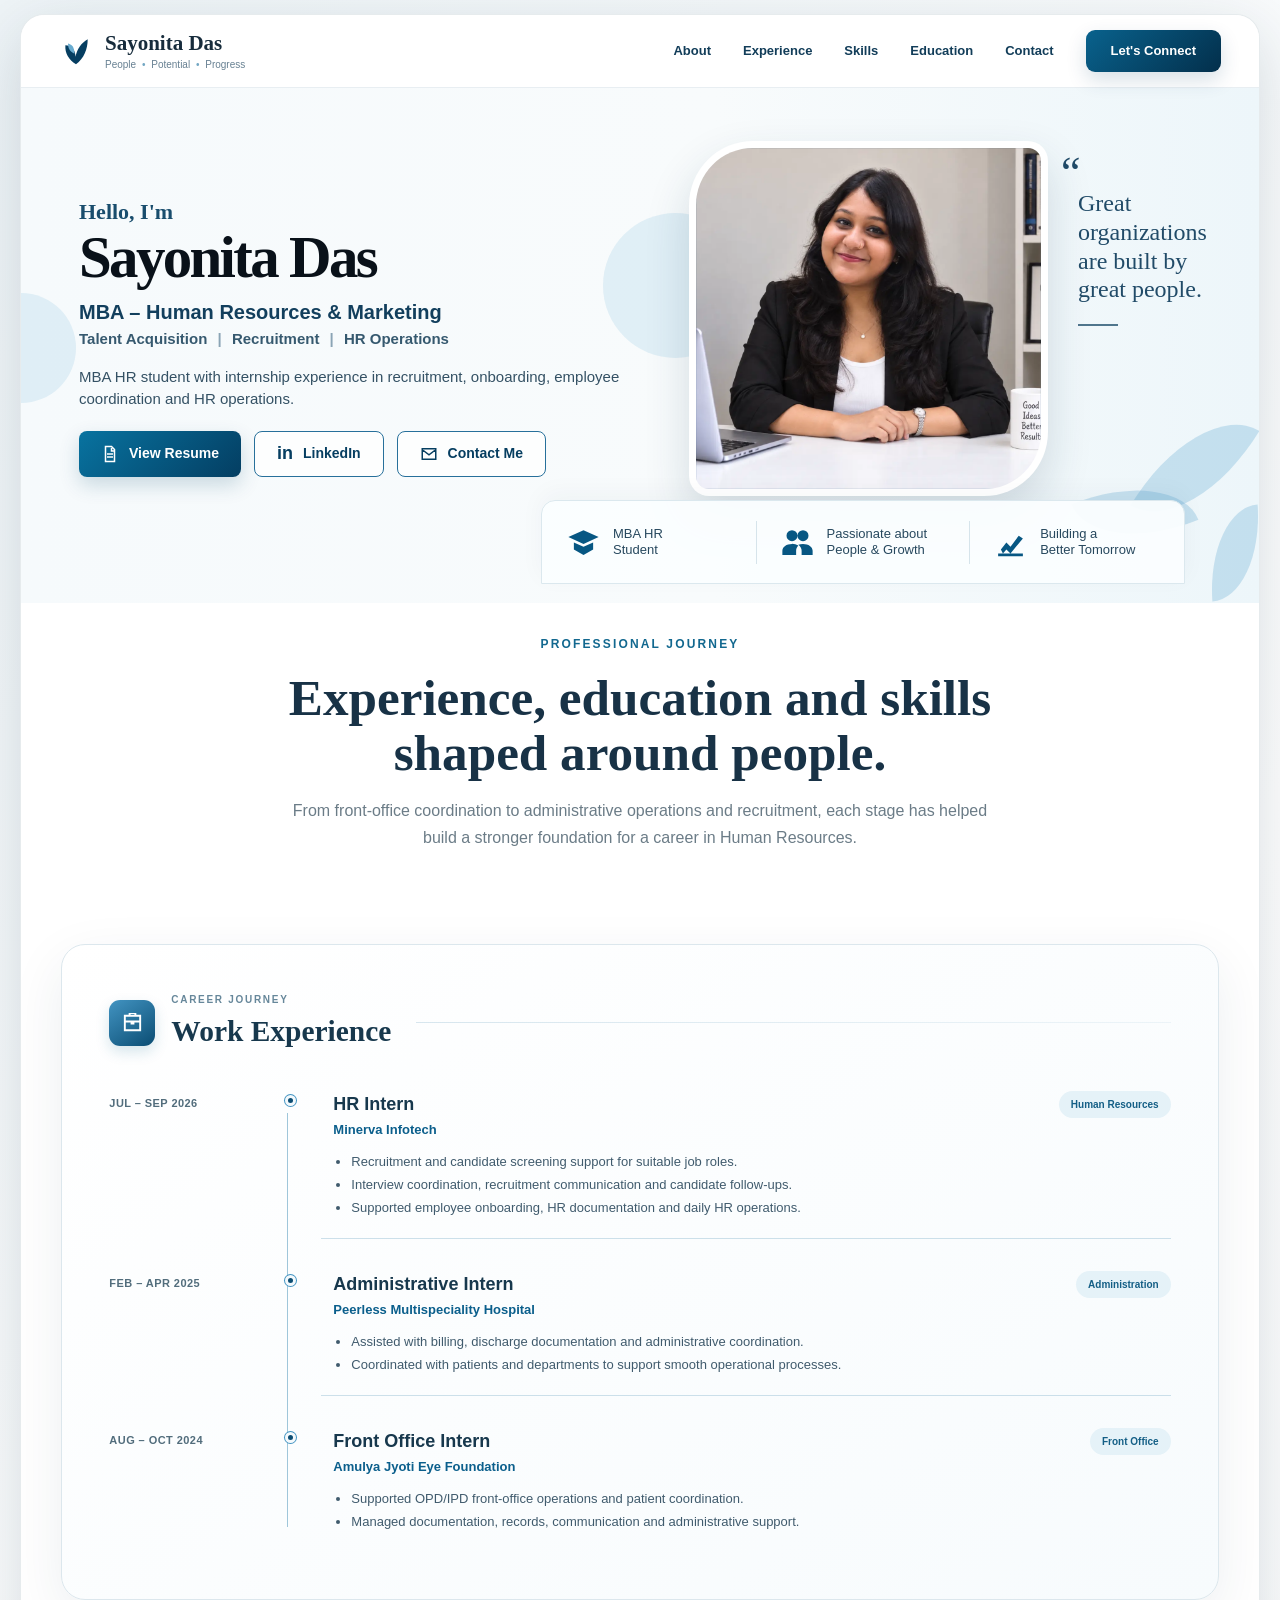
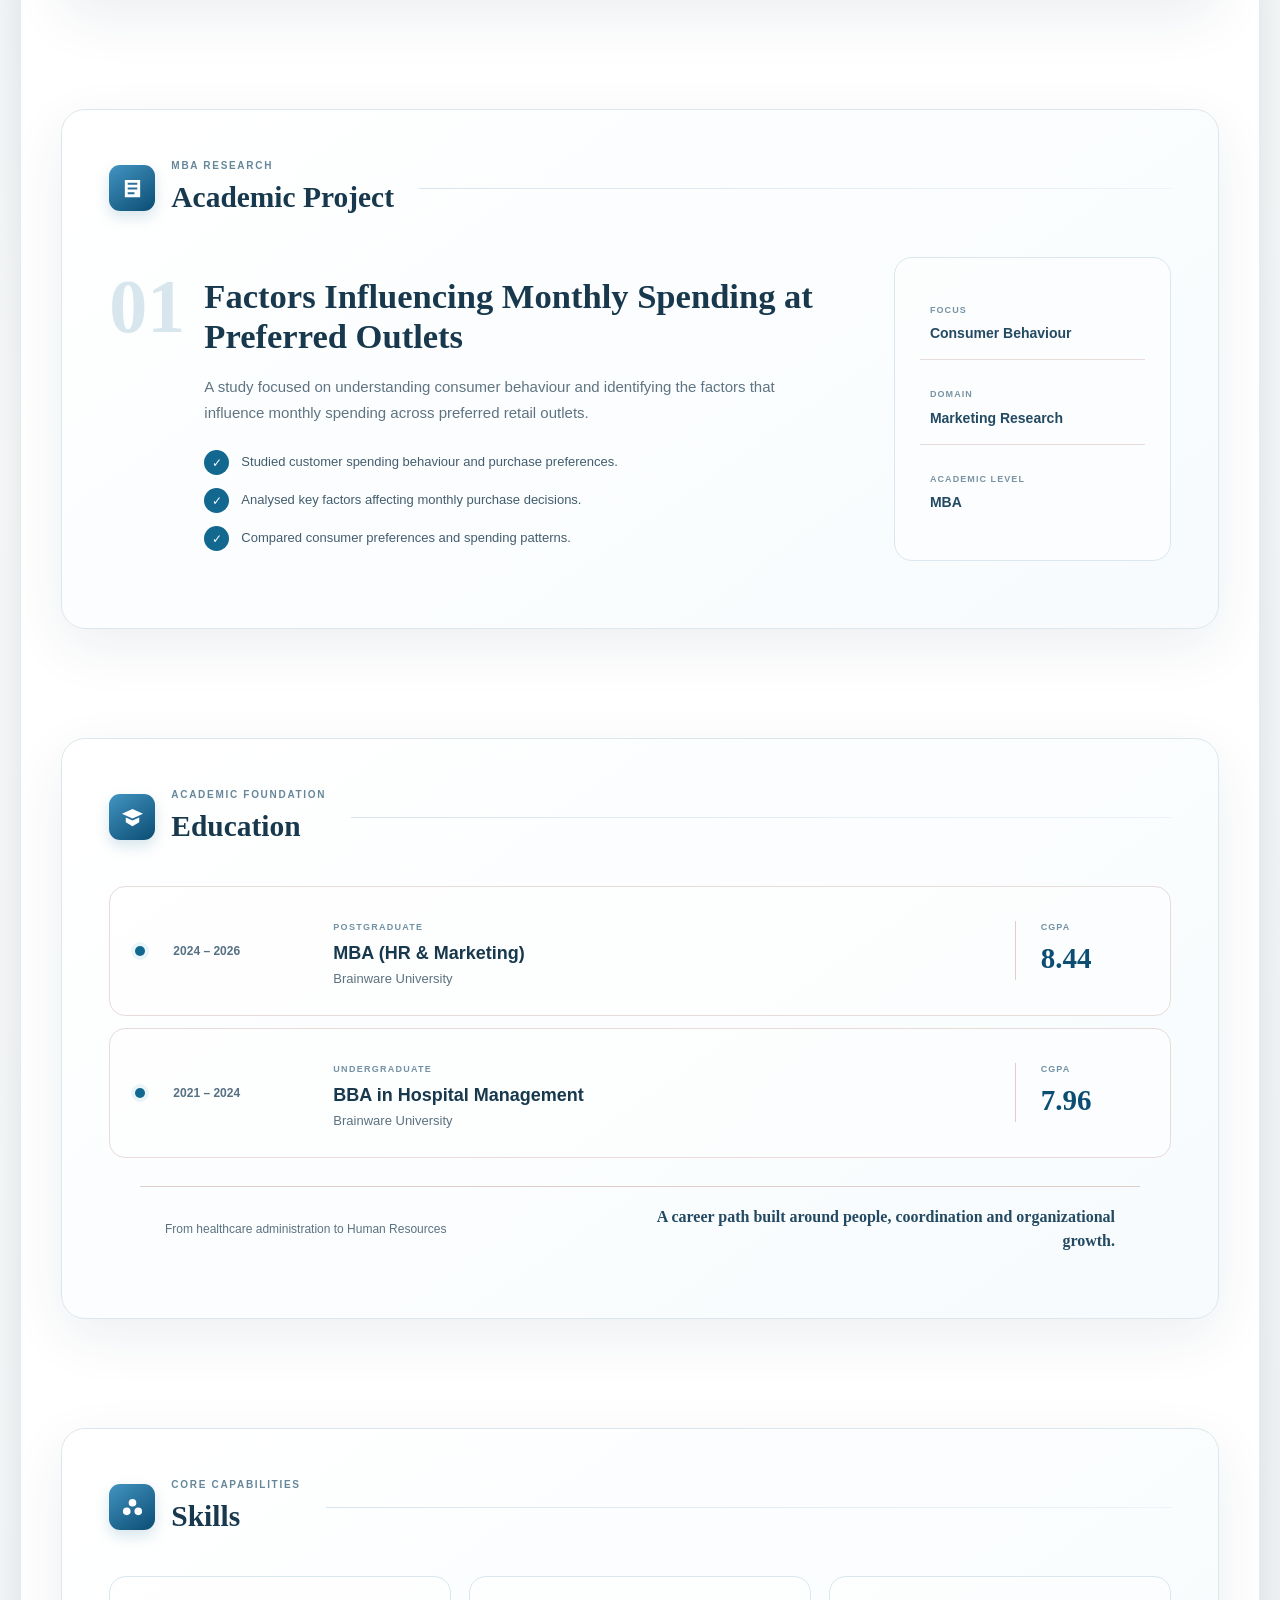
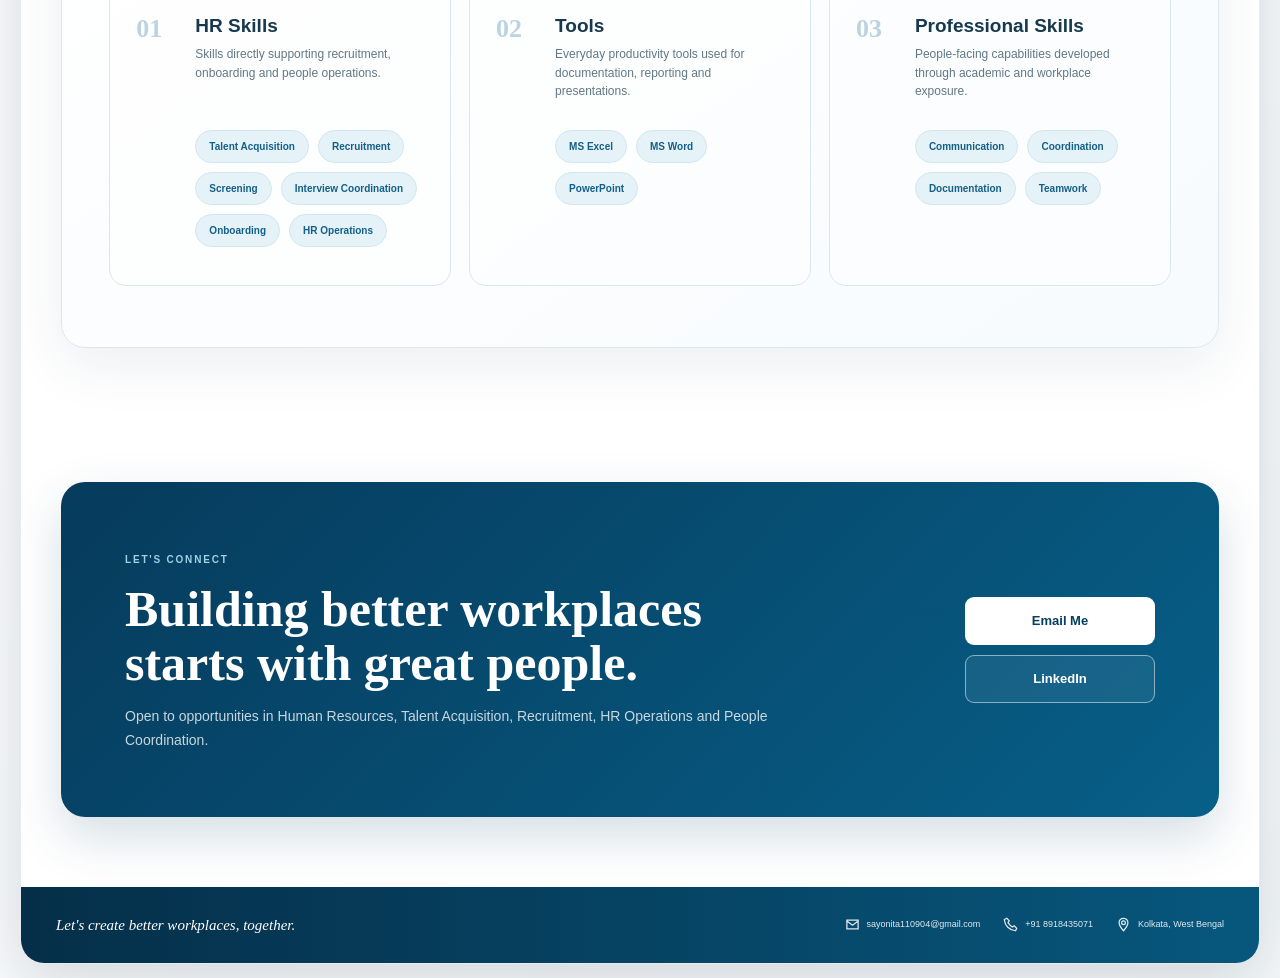
<file: index.html>
﻿<!DOCTYPE html>
<html lang="en">

<head>

    <meta charset="UTF-8">

    <meta
        name="viewport"
        content="width=device-width, initial-scale=1.0"
    >

    <title>
        Sayonita Das | Human Resources & Talent Acquisition
    </title>

    <meta
        name="description"
        content="Professional portfolio of Sayonita Das, MBA Human Resources and Marketing student with experience in recruitment, HR operations, administration and front office operations."
    >

    <meta name="theme-color" content="#073b5c">

    <link
        rel="stylesheet"
        href="css/style.css"
    >

    <script
        src="js/script.js"
        defer
    ></script>

</head>


<body>


<a
    href="#main"
    class="skip-link"
>
    Skip to main content
</a>



<div class="site-shell">


    <!-- =====================================================
         HEADER
    ====================================================== -->

    <header class="site-header">

        <div class="header-inner">


            <a
                href="#home"
                class="brand"
                aria-label="Sayonita Das home"
            >

                <span class="brand-logo">

                    <svg
                        viewBox="0 0 64 64"
                        aria-hidden="true"
                    >
                        <path
                            d="M32 57C18 48 11 36 12 21C23 22 31 29 31 43C34 28 42 17 54 10C54 29 47 46 32 57Z"
                            fill="currentColor"
                        />

                        <path
                            d="M29 37C20 33 17 27 17 18C25 20 29 25 29 37Z"
                            fill="#69acd0"
                        />
                    </svg>

                </span>


                <span class="brand-text">

                    <strong>
                        Sayonita Das
                    </strong>

                    <small>
                        People
                        <span>•</span>
                        Potential
                        <span>•</span>
                        Progress
                    </small>

                </span>

            </a>



            <nav
                class="desktop-nav"
                aria-label="Main navigation"
            >

                <a href="#about">
                    About
                </a>

                <a href="#experience">
                    Experience
                </a>

                <a href="#skills">
                    Skills
                </a>

                <a href="#education">
                    Education
                </a>

                <a href="#contact">
                    Contact
                </a>

                <a
                    href="#contact"
                    class="connect-button"
                >
                    Let's Connect
                </a>

            </nav>



            <button
                class="menu-button"
                type="button"
                aria-label="Open menu"
                aria-expanded="false"
                aria-controls="mobile-menu"
            >

                <span></span>
                <span></span>
                <span></span>

            </button>

        </div>



        <nav
            class="mobile-menu"
            id="mobile-menu"
            aria-label="Mobile navigation"
        >

            <a href="#about">
                About
            </a>

            <a href="#experience">
                Experience
            </a>

            <a href="#project">
                Project
            </a>

            <a href="#education">
                Education
            </a>

            <a href="#skills">
                Skills
            </a>

            <a href="#contact">
                Contact
            </a>

        </nav>

    </header>



    <main id="main">


        <!-- =================================================
             HERO
        ================================================== -->

        <section
            class="hero"
            id="home"
        >


            <span class="hero-circle circle-one"></span>
            <span class="hero-circle circle-two"></span>

            <span class="hero-leaf leaf-one"></span>
            <span class="hero-leaf leaf-two"></span>
            <span class="hero-leaf leaf-three"></span>



            <div class="hero-inner">


                <!-- =========================================
                     MOBILE IMAGE
                ========================================== -->

                <div class="mobile-photo-area">

                    <div class="mobile-photo-ring">

                        <img
                            src="assets/images/profile.webp"
                            alt="Sayonita Das"
                            width="420"
                            height="420"
                            fetchpriority="high"
                            decoding="async"
                        >

                    </div>

                </div>



                <!-- =========================================
                     HERO TEXT
                ========================================== -->

                <div
                    class="hero-copy"
                    id="about"
                >

                    <p class="hero-eyebrow">
                        Hello, I'm
                    </p>

                    <h1>
                        Sayonita Das
                    </h1>

                    <p class="hero-role">
                        MBA – Human Resources &amp; Marketing
                    </p>

                    <p class="hero-fields">
                        Talent Acquisition
                        <span>|</span>
                        Recruitment
                        <span>|</span>
                        HR Operations
                    </p>

                    <p class="hero-summary">
                        MBA HR student with internship experience in
                        recruitment, onboarding, employee coordination
                        and HR operations.
                    </p>



                    <div class="hero-buttons">


                        <a
                            href="resume/Sayonita-Das-Resume.pdf"
                            target="_blank"
                            rel="noopener"
                            class="primary-button"
                        >

                            <svg
                                viewBox="0 0 24 24"
                                aria-hidden="true"
                            >
                                <path
                                    d="M6 2h8l4 4v16H6V2Zm8 2v4h4M8 12h8M8 16h8"
                                />
                            </svg>

                            View Resume

                        </a>



                        <a
                            href="https://www.linkedin.com/"
                            target="_blank"
                            rel="noopener noreferrer"
                            class="secondary-button"
                        >

                            <span class="linkedin-symbol">
                                in
                            </span>

                            LinkedIn

                        </a>



                        <a
                            href="mailto:sayonita110904@gmail.com"
                            class="secondary-button"
                        >

                            <svg
                                viewBox="0 0 24 24"
                                aria-hidden="true"
                            >
                                <path
                                    d="M3 5h18v14H3V5Zm1 2 8 6 8-6"
                                />
                            </svg>

                            Contact Me

                        </a>

                    </div>
                    <!-- Handwritten hero quote removed from the landing section -->

                </div>



                <!-- =========================================
                     DESKTOP PROFILE
                ========================================== -->

                <div class="desktop-photo-area">


                    <div class="photo-decoration"></div>


                    <figure class="desktop-photo-card">

                        <img
                            src="assets/images/profile.webp"
                            alt="Sayonita Das"
                            width="700"
                            height="760"
                            fetchpriority="high"
                            decoding="async"
                        >

                    </figure>


                </div>



                <!-- =========================================
                     QUOTE
                ========================================== -->

                <aside class="hero-quote">

                    <span class="quote-symbol">
                        “
                    </span>

                    <p>
                        Great
                        <br>
                        organizations
                        <br>
                        are built by
                        <br>
                        great people.
                    </p>

                    <span class="quote-rule"></span>

                </aside>


            </div>



            <!-- =============================================
                 HERO VALUE BAR
            ============================================== -->

            <div class="hero-value-bar">


                <div class="hero-value">

                    <span class="hero-value-icon">

                        <svg
                            viewBox="0 0 24 24"
                            aria-hidden="true"
                        >
                            <path
                                d="m12 3-11 5 11 5 11-5-11-5Zm-7 9v5l7 4 7-4v-5l-7 3-7-3Z"
                            />
                        </svg>

                    </span>

                    <span>
                        MBA HR
                        <br>
                        Student
                    </span>

                </div>



                <span class="value-separator"></span>



                <div class="hero-value">

                    <span class="hero-value-icon">

                        <svg
                            viewBox="0 0 24 24"
                            aria-hidden="true"
                        >
                            <path
                                d="M8 11a4 4 0 1 0 0-8 4 4 0 0 0 0 8Zm8 0a4 4 0 1 0 0-8 4 4 0 0 0 0 8ZM8 13c-4 0-7 2-7 5v3h10v-3c0-1.5.6-2.7 1.6-3.8A9 9 0 0 0 8 13Zm8 0c-1.2 0-2.4.2-3.4.6 1.5 1.2 2.4 2.7 2.4 4.4v3h8v-3c0-3-3-5-7-5Z"
                            />
                        </svg>

                    </span>

                    <span>
                        Passionate about
                        <br>
                        People &amp; Growth
                    </span>

                </div>



                <span class="value-separator"></span>



                <div class="hero-value">

                    <span class="hero-value-icon">

                        <svg
                            viewBox="0 0 24 24"
                            aria-hidden="true"
                        >
                            <path
                                d="M3 20h18v2H3v-2Zm2-3 4-5 3 3 6-8 3 2-9 11-3-3-2.5 3L5 17Z"
                            />
                        </svg>

                    </span>

                    <span>
                        Building a
                        <br>
                        Better Tomorrow
                    </span>

                </div>


            </div>


        </section>



        <!-- =================================================
             PROFESSIONAL JOURNEY INTRO
        ================================================== -->

        <section class="journey-intro">

            <span class="journey-kicker">
                PROFESSIONAL JOURNEY
            </span>

            <h2>
                Experience, education and skills
                shaped around people.
            </h2>

            <p>
                From front-office coordination to administrative
                operations and recruitment, each stage has helped
                build a stronger foundation for a career in Human Resources.
            </p>

        </section>



        <!-- =================================================
             WORK EXPERIENCE
        ================================================== -->

        <section
            class="story-section"
            id="experience"
        >

            <article class="resume-component">


                <header class="component-header">


                    <div class="component-heading">

                        <span class="component-icon">

                            <svg
                                viewBox="0 0 24 24"
                                aria-hidden="true"
                            >
                                <path
                                    d="M8 4V2h8v2h5v17H3V4h5Zm2 0h4V3h-4v1Zm-5 6h14V6H5v4Zm0 2v7h14v-7h-5v2h-4v-2H5Z"
                                />
                            </svg>

                        </span>


                        <div>

                            <span class="component-label">
                                CAREER JOURNEY
                            </span>

                            <h2>
                                Work Experience
                            </h2>

                        </div>

                    </div>


                    <span class="component-line"></span>


                </header>



                <div class="experience-timeline">


                    <!-- HR INTERN -->

                    <div class="timeline-entry">


                        <div class="timeline-date">
                            JUL – SEP 2026
                        </div>


                        <span class="timeline-node"></span>


                        <div class="timeline-content">

                            <div class="timeline-role-row">

                                <div>

                                    <h3>
                                        HR Intern
                                    </h3>

                                    <p class="timeline-company">
                                        Minerva Infotech
                                    </p>

                                </div>


                                <span class="timeline-type">
                                    Human Resources
                                </span>

                            </div>


                            <ul>

                                <li>
                                    Recruitment and candidate screening
                                    support for suitable job roles.
                                </li>

                                <li>
                                    Interview coordination, recruitment
                                    communication and candidate follow-ups.
                                </li>

                                <li>
                                    Supported employee onboarding,
                                    HR documentation and daily HR operations.
                                </li>

                            </ul>

                        </div>


                    </div>



                    <!-- ADMIN INTERN -->

                    <div class="timeline-entry">


                        <div class="timeline-date">
                            FEB – APR 2025
                        </div>


                        <span class="timeline-node"></span>


                        <div class="timeline-content">

                            <div class="timeline-role-row">

                                <div>

                                    <h3>
                                        Administrative Intern
                                    </h3>

                                    <p class="timeline-company">
                                        Peerless Multispeciality Hospital
                                    </p>

                                </div>


                                <span class="timeline-type">
                                    Administration
                                </span>

                            </div>


                            <ul>

                                <li>
                                    Assisted with billing, discharge
                                    documentation and administrative coordination.
                                </li>

                                <li>
                                    Coordinated with patients and departments
                                    to support smooth operational processes.
                                </li>

                            </ul>

                        </div>


                    </div>



                    <!-- FRONT OFFICE -->

                    <div class="timeline-entry">


                        <div class="timeline-date">
                            AUG – OCT 2024
                        </div>


                        <span class="timeline-node"></span>


                        <div class="timeline-content">

                            <div class="timeline-role-row">

                                <div>

                                    <h3>
                                        Front Office Intern
                                    </h3>

                                    <p class="timeline-company">
                                        Amulya Jyoti Eye Foundation
                                    </p>

                                </div>


                                <span class="timeline-type">
                                    Front Office
                                </span>

                            </div>


                            <ul>

                                <li>
                                    Supported OPD/IPD front-office
                                    operations and patient coordination.
                                </li>

                                <li>
                                    Managed documentation, records,
                                    communication and administrative support.
                                </li>

                            </ul>

                        </div>


                    </div>


                </div>


            </article>

        </section>



        <!-- =================================================
             ACADEMIC PROJECT
        ================================================== -->

        <section
            class="story-section project-story"
            id="project"
        >

            <article class="resume-component">


                <header class="component-header">


                    <div class="component-heading">

                        <span class="component-icon">

                            <svg
                                viewBox="0 0 24 24"
                                aria-hidden="true"
                            >
                                <path
                                    d="M4 3h16v18H4V3Zm3 3v2h10V6H7Zm0 5v2h10v-2H7Zm0 5v2h7v-2H7Z"
                                />
                            </svg>

                        </span>


                        <div>

                            <span class="component-label">
                                MBA RESEARCH
                            </span>

                            <h2>
                                Academic Project
                            </h2>

                        </div>

                    </div>


                    <span class="component-line"></span>


                </header>



                <div class="project-layout">


                    <div class="project-main">

                        <span class="project-number">
                            01
                        </span>

                        <h3>
                            Factors Influencing Monthly Spending
                            at Preferred Outlets
                        </h3>

                        <p class="project-description">
                            A study focused on understanding consumer
                            behaviour and identifying the factors that
                            influence monthly spending across preferred
                            retail outlets.
                        </p>


                        <div class="project-points">

                            <div>

                                <span class="project-check">
                                    ✓
                                </span>

                                <p>
                                    Studied customer spending behaviour
                                    and purchase preferences.
                                </p>

                            </div>


                            <div>

                                <span class="project-check">
                                    ✓
                                </span>

                                <p>
                                    Analysed key factors affecting
                                    monthly purchase decisions.
                                </p>

                            </div>


                            <div>

                                <span class="project-check">
                                    ✓
                                </span>

                                <p>
                                    Compared consumer preferences
                                    and spending patterns.
                                </p>

                            </div>

                        </div>

                    </div>



                    <aside class="project-sidebar">


                        <div class="project-meta">

                            <span>
                                Focus
                            </span>

                            <strong>
                                Consumer Behaviour
                            </strong>

                        </div>


                        <div class="project-meta">

                            <span>
                                Domain
                            </span>

                            <strong>
                                Marketing Research
                            </strong>

                        </div>


                        <div class="project-meta">

                            <span>
                                Academic Level
                            </span>

                            <strong>
                                MBA
                            </strong>

                        </div>


                    </aside>


                </div>


            </article>

        </section>



        <!-- =================================================
             EDUCATION
        ================================================== -->

        <section
            class="story-section education-story"
            id="education"
        >

            <article class="resume-component">


                <header class="component-header">


                    <div class="component-heading">

                        <span class="component-icon">

                            <svg
                                viewBox="0 0 24 24"
                                aria-hidden="true"
                            >
                                <path
                                    d="m12 3-11 5 11 5 11-5-11-5ZM5 12v5l7 4 7-4v-5l-7 3-7-3Z"
                                />
                            </svg>

                        </span>


                        <div>

                            <span class="component-label">
                                ACADEMIC FOUNDATION
                            </span>

                            <h2>
                                Education
                            </h2>

                        </div>

                    </div>


                    <span class="component-line"></span>


                </header>



                <div class="education-list">


                    <article class="education-item">


                        <span class="education-dot"></span>


                        <div class="education-year">
                            2024 – 2026
                        </div>


                        <div class="education-main">

                            <span class="education-level">
                                POSTGRADUATE
                            </span>

                            <h3>
                                MBA (HR &amp; Marketing)
                            </h3>

                            <p>
                                Brainware University
                            </p>

                        </div>


                        <div class="education-result">

                            <span>
                                CGPA
                            </span>

                            <strong>
                                8.44
                            </strong>

                        </div>


                    </article>



                    <article class="education-item">


                        <span class="education-dot"></span>


                        <div class="education-year">
                            2021 – 2024
                        </div>


                        <div class="education-main">

                            <span class="education-level">
                                UNDERGRADUATE
                            </span>

                            <h3>
                                BBA in Hospital Management
                            </h3>

                            <p>
                                Brainware University
                            </p>

                        </div>


                        <div class="education-result">

                            <span>
                                CGPA
                            </span>

                            <strong>
                                7.96
                            </strong>

                        </div>


                    </article>


                </div>



                <div class="education-message">

                    <span>
                        From healthcare administration to Human Resources
                    </span>

                    <strong>
                        A career path built around people,
                        coordination and organizational growth.
                    </strong>

                </div>


            </article>

        </section>



        <!-- =================================================
             SKILLS
        ================================================== -->

        <section
            class="story-section skills-story"
            id="skills"
        >

            <article class="resume-component">


                <header class="component-header">


                    <div class="component-heading">

                        <span class="component-icon">

                            <svg
                                viewBox="0 0 24 24"
                                aria-hidden="true"
                            >
                                <path
                                    d="M12 3a4 4 0 1 0 0 8 4 4 0 0 0 0-8ZM6 12a4 4 0 1 0 0 8 4 4 0 0 0 0-8Zm12 0a4 4 0 1 0 0 8 4 4 0 0 0 0-8Z"
                                />
                            </svg>

                        </span>


                        <div>

                            <span class="component-label">
                                CORE CAPABILITIES
                            </span>

                            <h2>
                                Skills
                            </h2>

                        </div>

                    </div>


                    <span class="component-line"></span>


                </header>



                <div class="skills-component-grid">


                    <!-- HR SKILLS -->

                    <article class="skill-group">

                        <span class="skill-number">
                            01
                        </span>

                        <div>

                            <h3>
                                HR Skills
                            </h3>

                            <p>
                                Skills directly supporting recruitment,
                                onboarding and people operations.
                            </p>


                            <div class="skill-pills">

                                <span>
                                    Talent Acquisition
                                </span>

                                <span>
                                    Recruitment
                                </span>

                                <span>
                                    Screening
                                </span>

                                <span>
                                    Interview Coordination
                                </span>

                                <span>
                                    Onboarding
                                </span>

                                <span>
                                    HR Operations
                                </span>

                            </div>

                        </div>

                    </article>



                    <!-- TOOLS -->

                    <article class="skill-group">

                        <span class="skill-number">
                            02
                        </span>

                        <div>

                            <h3>
                                Tools
                            </h3>

                            <p>
                                Everyday productivity tools used for
                                documentation, reporting and presentations.
                            </p>


                            <div class="skill-pills">

                                <span>
                                    MS Excel
                                </span>

                                <span>
                                    MS Word
                                </span>

                                <span>
                                    PowerPoint
                                </span>

                            </div>

                        </div>

                    </article>



                    <!-- PROFESSIONAL -->

                    <article class="skill-group">

                        <span class="skill-number">
                            03
                        </span>

                        <div>

                            <h3>
                                Professional Skills
                            </h3>

                            <p>
                                People-facing capabilities developed
                                through academic and workplace exposure.
                            </p>


                            <div class="skill-pills">

                                <span>
                                    Communication
                                </span>

                                <span>
                                    Coordination
                                </span>

                                <span>
                                    Documentation
                                </span>

                                <span>
                                    Teamwork
                                </span>

                            </div>

                        </div>

                    </article>


                </div>


            </article>

        </section>



        <!-- =================================================
             CERTIFICATION
        ================================================== -->

        
        <!-- CERTIFICATION SECTION TEMPORARILY DISABLED
<section
            class="story-section certification-story"
            id="certification"
        >

            <article class="resume-component">


                <header class="component-header">


                    <div class="component-heading">

                        <span class="component-icon">

                            <svg
                                viewBox="0 0 24 24"
                                aria-hidden="true"
                            >
                                <path
                                    d="m12 2 3 2 4-.2.8 3.8L22 10l-2.2 2.4.2 3.8-3.8.8L14 19l-2 3-2-3-2.2-2-3.8-.8.2-3.8L2 10l2.2-2.4.8-3.8L9 4l3-2Zm0 5a4 4 0 1 0 0 8 4 4 0 0 0 0-8Z"
                                />
                            </svg>

                        </span>


                        <div>

                            <span class="component-label">
                                CONTINUOUS LEARNING
                            </span>

                            <h2>
                                Certification
                            </h2>

                        </div>

                    </div>


                    <span class="component-line"></span>


                </header>



                <div class="certificate-content">


                    <div class="certificate-symbol">
                        ✓
                    </div>


                    <div>

                        <span class="certificate-category">
                            PROFESSIONAL CERTIFICATION
                        </span>

                        <h3>
                            Introduction to Digital Health
                            and Telemedicine
                        </h3>

                        <p>
                            Completed a certification course focused on
                            digital healthcare, telemedicine and its role
                            in modern healthcare delivery.
                        </p>

                    </div>


                </div>


            </article>

        </section>
        -->



        <!-- =================================================
             CONTACT
        ================================================== -->

        <section
            class="contact-section"
            id="contact"
        >


            <div class="contact-inner">


                <div class="contact-copy">

                    <span class="contact-label">
                        LET'S CONNECT
                    </span>

                    <h2>
                        Building better workplaces
                        starts with great people.
                    </h2>

                    <p>
                        Open to opportunities in Human Resources,
                        Talent Acquisition, Recruitment,
                        HR Operations and People Coordination.
                    </p>

                </div>



                <div class="contact-actions">


                    <a
                        href="mailto:sayonita110904@gmail.com"
                        class="contact-button"
                    >
                        Email Me
                    </a>


                    <a
                        href="https://www.linkedin.com/"
                        target="_blank"
                        rel="noopener noreferrer"
                        class="contact-button contact-button-outline"
                    >
                        LinkedIn
                    </a>


                </div>


            </div>


        </section>


    </main>



    <!-- =====================================================
         FOOTER
    ====================================================== -->

    <footer class="site-footer">


        <div class="footer-inner">


            <p class="footer-signature">
                Let's create better workplaces, together.
            </p>



            <div class="footer-contact">


                <a href="mailto:sayonita110904@gmail.com">

                    <svg
                        viewBox="0 0 24 24"
                        aria-hidden="true"
                    >
                        <path
                            d="M3 5h18v14H3V5Zm1 2 8 6 8-6"
                        />
                    </svg>

                    sayonita110904@gmail.com

                </a>



                <a href="tel:+91 8918435071">

                    <svg
                        viewBox="0 0 24 24"
                        aria-hidden="true"
                    >
                        <path
                            d="M6 2 10 6 8 9c2 3 4 5 7 7l3-2 4 4-2 4C10 21 3 14 2 4l4-2Z"
                        />
                    </svg>

                    +91 8918435071

                </a>



                <span>

                    <svg
                        viewBox="0 0 24 24"
                        aria-hidden="true"
                    >
                        <path
                            d="M12 2a7 7 0 0 0-7 7c0 5 7 13 7 13s7-8 7-13a7 7 0 0 0-7-7Zm0 10a3 3 0 1 1 0-6 3 3 0 0 1 0 6Z"
                        />
                    </svg>

                    Kolkata, West Bengal

                </span>


            </div>


        </div>


    </footer>



    <!-- =====================================================
         MOBILE BOTTOM NAVIGATION
    ====================================================== -->

    <nav
        class="mobile-bottom-nav"
        aria-label="Mobile quick navigation"
    >


        <a
            href="#home"
            class="bottom-link active"
        >

            <svg
                viewBox="0 0 24 24"
                aria-hidden="true"
            >
                <path
                    d="m12 3-10 9h3v9h5v-6h4v6h5v-9h3L12 3Z"
                />
            </svg>

            <span>
                Home
            </span>

        </a>



        <a
            href="#experience"
            class="bottom-link"
        >

            <svg
                viewBox="0 0 24 24"
                aria-hidden="true"
            >
                <path
                    d="M8 4V2h8v2h5v17H3V4h5Z"
                />
            </svg>

            <span>
                Experience
            </span>

        </a>



        <a
            href="#skills"
            class="bottom-link"
        >

            <svg
                viewBox="0 0 24 24"
                aria-hidden="true"
            >
                <path
                    d="M12 3a4 4 0 1 0 0 8 4 4 0 0 0 0-8ZM5 13a4 4 0 1 0 0 8 4 4 0 0 0 0-8Zm14 0a4 4 0 1 0 0 8 4 4 0 0 0 0-8Z"
                />
            </svg>

            <span>
                Skills
            </span>

        </a>



        <a
            href="#education"
            class="bottom-link"
        >

            <svg
                viewBox="0 0 24 24"
                aria-hidden="true"
            >
                <path
                    d="m12 3-11 5 11 5 11-5-11-5ZM5 12v5l7 4 7-4v-5"
                />
            </svg>

            <span>
                Education
            </span>

        </a>



        <a
            href="#contact"
            class="bottom-link"
        >

            <svg
                viewBox="0 0 24 24"
                aria-hidden="true"
            >
                <path
                    d="M6 2 10 6 8 9c2 3 4 5 7 7l3-2 4 4-2 4C10 21 3 14 2 4l4-2Z"
                />
            </svg>

            <span>
                Contact
            </span>

        </a>


    </nav>


</div>


</body>

</html>
</file>
<file: css/style.css>
﻿/* ==========================================================
   SAYONITA DAS
   HR PORTFOLIO - REDESIGN V2
========================================================== */


/* ==========================================================
   VARIABLES
========================================================== */

:root {

    --navy-950: #032f4b;
    --navy-900: #063e61;
    --navy-800: #075783;
    --navy-700: #0b6d9c;

    --blue-500: #48a0ca;
    --blue-300: #9ccde3;
    --blue-200: #cce4ef;
    --blue-100: #eaf5fa;

    --wine-700: #0b4d73;
    --wine-600: #12688f;
    --wine-500: #4294c2;
    --wine-100: #e8f3f9;

    --cream: #ffffff;
    --cream-dark: #f7fbfd;

    --white: #ffffff;

    --ink: #102434;
    --text: #304a5d;
    --muted: #6e808c;

    --border: #dbe6ec;

    --shadow:
        0 12px 36px
        rgba(20, 50, 69, 0.08);

    --component-shadow:
        0 18px 55px
        rgba(16, 57, 82, 0.08);

    --page-width: 1480px;

    --transition: 180ms ease;
}


/* ==========================================================
   RESET
========================================================== */

*,
*::before,
*::after {
    box-sizing: border-box;
}

html {
    scroll-behavior: smooth;
    scroll-padding-top: 90px;
}

body {

    margin: 0;

    color: var(--text);

    background:
        linear-gradient(
            135deg,
            #eef4f7,
            #ffffff 38%,
            #f5f8fa
        );

    font-family:
        -apple-system,
        BlinkMacSystemFont,
        "Segoe UI",
        Roboto,
        Helvetica,
        Arial,
        sans-serif;

    line-height: 1.5;

    -webkit-font-smoothing: antialiased;
    text-rendering: optimizeLegibility;
}

img {
    display: block;
    max-width: 100%;
}

svg {
    display: block;
}

a {
    color: inherit;
    text-decoration: none;
}

button,
input,
textarea {
    font: inherit;
}

::selection {
    background: var(--navy-900);
    color: white;
}


/* ==========================================================
   ACCESSIBILITY
========================================================== */

.skip-link {

    position: fixed;

    top: 10px;
    left: 10px;

    z-index: 9999;

    padding: 10px 15px;

    color: white;
    background: var(--navy-950);

    border-radius: 8px;

    transform: translateY(-150%);
}

.skip-link:focus {
    transform: translateY(0);
}

:focus-visible {

    outline:
        3px solid
        #5eb5db;

    outline-offset: 3px;
}


/* ==========================================================
   SITE SHELL
========================================================== */

.site-shell {

    width:
        min(
            calc(100% - 40px),
            1540px
        );

    margin: 14px auto;

    overflow: hidden;

    background: white;

    border:
        1px solid
        rgba(55, 88, 107, 0.12);

    border-radius: 24px;

    box-shadow:
        0 18px 65px
        rgba(12, 39, 56, 0.16);
}


/* ==========================================================
   HEADER
========================================================== */

.site-header {

    position: sticky;

    top: 0;

    z-index: 1000;

    background:
        rgba(255, 255, 255, 0.96);

    border-bottom:
        1px solid #e8eef2;

    backdrop-filter: blur(12px);
}

.header-inner {

    width:
        min(
            calc(100% - 76px),
            var(--page-width)
        );

    min-height: 72px;

    margin: auto;

    display: flex;

    align-items: center;

    justify-content: space-between;

    gap: 30px;
}

.brand {

    display: inline-flex;

    align-items: center;

    gap: 12px;
}

.brand-logo {

    width: 34px;
    height: 34px;

    color: var(--navy-900);
}

.brand-logo svg {

    width: 100%;
    height: 100%;
}

.brand-text {

    display: grid;

    line-height: 1.1;
}

.brand-text strong {

    color: #172c3c;

    font-family:
        Georgia,
        "Times New Roman",
        serif;

    font-size: 21px;
}

.brand-text small {

    margin-top: 4px;

    color: #678092;

    font-size: 10px;
}

.brand-text small span {

    padding: 0 3px;

    color: #73a7c3;
}

.desktop-nav {

    display: flex;

    align-items: center;

    gap:
        clamp(
            22px,
            2.5vw,
            42px
        );
}

.desktop-nav a {

    color: #123d59;

    font-size: 13px;

    font-weight: 700;
}

.desktop-nav a:hover {

    color: var(--blue-500);
}

.desktop-nav .connect-button {

    padding: 11px 25px;

    color: white;

    background:
        linear-gradient(
            135deg,
            #09628d,
            var(--navy-950)
        );

    border-radius: 9px;

    box-shadow:
        0 8px 20px
        rgba(7, 65, 99, 0.16);
}

.desktop-nav .connect-button:hover {
    color: white;
}

.menu-button {

    display: none;

    width: 44px;
    height: 44px;

    padding: 0;

    align-items: center;

    justify-content: center;

    flex-direction: column;

    gap: 5px;

    cursor: pointer;

    border: 0;

    background: transparent;
}

.menu-button span {

    width: 25px;
    height: 2px;

    border-radius: 30px;

    background: var(--navy-950);

    transition: var(--transition);
}

.menu-button.active span:nth-child(1) {

    transform:
        translateY(7px)
        rotate(45deg);
}

.menu-button.active span:nth-child(2) {

    opacity: 0;
}

.menu-button.active span:nth-child(3) {

    transform:
        translateY(-7px)
        rotate(-45deg);
}

.mobile-menu {

    display: none;
}


/* ==========================================================
   HERO
========================================================== */

.hero {

    position: relative;

    isolation: isolate;

    min-height: 540px;

    overflow: hidden;

    background:
        linear-gradient(
            90deg,
            #f6fafc 0%,
            #f8fbfc 56%,
            #edf6fa 100%
        );
}

.hero-inner {

    position: relative;

    z-index: 5;

    width:
        min(
            calc(100% - 92px),
            var(--page-width)
        );

    min-height: 460px;

    margin: auto;

    display: grid;

    grid-template-columns:
        minmax(520px, 1.25fr)
        minmax(340px, 0.72fr)
        minmax(165px, 0.28fr);

    align-items: center;
}


/* ==========================================================
   HERO DECORATIONS
========================================================== */

.hero-circle {

    position: absolute;

    display: block;

    border-radius: 50%;

    background:
        rgba(110, 178, 214, 0.17);
}

.circle-one {

    width: 110px;
    height: 110px;

    left: -55px;
    top: 205px;
}

.circle-two {

    width: 145px;
    height: 145px;

    left: 47%;
    top: 125px;
}

.hero-leaf {

    position: absolute;

    width: 72px;
    height: 130px;

    z-index: 1;

    border-radius:
        100% 0 100% 0;

    background:
        rgba(95, 166, 205, 0.29);

    pointer-events: none;
}

.leaf-one {

    right: 28px;
    bottom: 70px;

    transform: rotate(31deg);
}

.leaf-two {

    right: 88px;
    bottom: 26px;

    transform:
        rotate(68deg)
        scale(0.86);
}

.leaf-three {

    right: -12px;
    bottom: -15px;

    transform:
        rotate(-4deg)
        scale(0.72);
}


/* ==========================================================
   HERO COPY
========================================================== */

.hero-copy {

    position: relative;

    z-index: 5;

    padding:
        40px 40px
        60px 12px;
}

.hero-eyebrow {

    margin: 0;

    color: #194d6d;

    font-family:
        Georgia,
        "Times New Roman",
        serif;

    font-size: 22px;

    font-weight: 600;
}

.hero-copy h1 {

    margin:
        1px 0
        4px;

    color: #091119;

    font-family:
        Georgia,
        "Times New Roman",
        serif;

    font-size:
        clamp(
            54px,
            4.6vw,
            72px
        );

    line-height: 0.98;

    letter-spacing: -0.045em;
}

.hero-role {

    margin: 10px 0 0;

    color: #123f5d;

    font-size:
        clamp(
            20px,
            1.5vw,
            26px
        );

    font-weight: 780;
}

.hero-fields {

    margin: 1px 0 0;

    color: #36596f;

    font-size: 15px;

    font-weight: 650;
}

.hero-fields span {

    padding: 0 6px;

    color: #8aa4b5;
}

.hero-summary {

    max-width: 610px;

    margin:
        15px 0
        20px;

    color: #345164;

    font-size: 15px;
}

.hero-buttons {

    display: flex;

    flex-wrap: wrap;

    gap: 13px;
}

.primary-button,
.secondary-button {

    min-height: 46px;

    padding:
        0 22px;

    display: inline-flex;

    align-items: center;

    justify-content: center;

    gap: 10px;

    border-radius: 8px;

    font-size: 14px;

    font-weight: 750;

    transition:
        transform var(--transition),
        box-shadow var(--transition),
        background var(--transition);
}

.primary-button {

    color: white;

    background:
        linear-gradient(
            135deg,
            #0873a0,
            #043e62
        );

    box-shadow:
        0 8px 20px
        rgba(7, 74, 108, 0.19);
}

.secondary-button {

    color: var(--navy-900);

    background:
        rgba(255, 255, 255, 0.75);

    border:
        1.7px solid
        #27709b;
}

.primary-button:hover,
.secondary-button:hover {

    transform: translateY(-2px);
}

.primary-button svg,
.secondary-button svg {

    width: 18px;
    height: 18px;

    fill: none;

    stroke: currentColor;

    stroke-width: 2;
}

.linkedin-symbol {

    font-family:
        Arial,
        sans-serif;

    font-size: 18px;

    font-weight: 900;
}

.hero-note {

    position: absolute;

    left: -40px;

    bottom: -42px;

    color: #355d75;

    font-family:
        "Segoe Print",
        "Bradley Hand",
        cursive;

    font-size: 19px;

    font-style: italic;

    line-height: 1.04;

    transform: rotate(-5deg);
}

.hero-note i {

    display: block;

    width: 48px;
    height: 2px;

    margin:
        7px 0
        0 105px;

    background: #466b81;

    transform: rotate(-5deg);
}


/* ==========================================================
   DESKTOP PHOTO
========================================================== */

.desktop-photo-area {

    position: relative;

    height: 385px;

    display: flex;

    align-items: center;

    justify-content: center;
}

.photo-decoration {

    position: absolute;

    width: 330px;
    height: 330px;

    border-radius: 50%;

    background:
        rgba(148, 198, 220, 0.18);
}

.desktop-photo-card {

    position: relative;

    z-index: 3;

    width:
        min(
            100%,
            390px
        );

    height: 355px;

    margin: 0;

    overflow: hidden;

    border:
        7px solid
        rgba(255, 255, 255, 0.72);

    border-radius:
        64px
        20px
        64px
        20px;

    background: white;

    box-shadow:
        0 20px 45px
        rgba(16, 57, 82, 0.16);
}

.desktop-photo-card::after {

    content: "";

    position: absolute;

    inset: 0;

    pointer-events: none;

    box-shadow:
        inset 0 0 0 1px
        rgba(15, 71, 101, 0.08);
}

.desktop-photo-card img {

    width: 100%;
    height: 100%;

    object-fit: cover;

    object-position:
        center 30%;
}


/* ==========================================================
   HERO QUOTE
========================================================== */

.hero-quote {

    align-self: stretch;

    padding:
        52px 0
        20px 30px;

    color: #214b68;
}

.quote-symbol {

    display: block;

    margin-left: -17px;

    margin-bottom: -17px;

    font-family:
        Georgia,
        serif;

    font-size: 44px;
}

.hero-quote p {

    margin: 0;

    font-family:
        Georgia,
        "Times New Roman",
        serif;

    font-size: 24px;

    line-height: 1.2;
}

.quote-rule {

    display: block;

    width: 40px;
    height: 2px;

    margin-top: 20px;

    background: #50768d;
}

.mobile-photo-area {

    display: none;
}


/* ==========================================================
   HERO VALUE BAR
========================================================== */

.hero-value-bar {

    position: relative;

    z-index: 10;

    width:
        min(
            720px,
            52%
        );

    min-height: 84px;

    margin:
        -48px 6%
        0 auto;

    padding:
        15px 25px;

    display: flex;

    align-items: center;

    justify-content: center;

    gap: 24px;

    background:
        rgba(251, 254, 255, 0.94);

    border:
        1px solid #dbe8ee;

    border-radius:
        14px 14px
        0 0;

    box-shadow:
        0 -7px 25px
        rgba(25, 61, 84, 0.04);
}

.hero-value {

    flex: 1;

    display: flex;

    align-items: center;

    gap: 13px;

    color: #27485e;

    font-size: 13px;

    line-height: 1.25;
}

.hero-value-icon {

    flex:
        0 0
        33px;

    width: 33px;
    height: 33px;

    color: var(--navy-800);
}

.hero-value-icon svg {

    width: 100%;
    height: 100%;

    fill: currentColor;
}

.value-separator {

    width: 1px;
    height: 43px;

    background: #d6e4eb;
}


/* ==========================================================
   JOURNEY INTRO
========================================================== */

.journey-intro {

    max-width: 950px;

    margin: auto;

    padding:
        85px 30px
        55px;

    text-align: center;
}

.journey-kicker {

    color: var(--wine-600);

    font-size: 12px;

    font-weight: 800;

    letter-spacing: 0.18em;
}

.journey-intro h2 {

    max-width: 770px;

    margin:
        15px auto
        16px;

    color: #183246;

    font-family:
        Georgia,
        "Times New Roman",
        serif;

    font-size:
        clamp(
            34px,
            4vw,
            52px
        );

    line-height: 1.08;
}

.journey-intro p {

    max-width: 720px;

    margin: auto;

    color: #6b7c87;

    font-size: 16px;

    line-height: 1.7;
}


/* ==========================================================
   LARGE SCROLLING STORY SECTIONS
========================================================== */

.story-section {

    width:
        min(
            calc(100% - 80px),
            1450px
        );

    min-height:
        clamp(
            560px,
            72vh,
            780px
        );

    margin: 0 auto;

    padding:
        45px 0;

    display: flex;

    align-items: center;

    scroll-margin-top: 90px;
}

.resume-component {

    width: 100%;

    min-height: 520px;

    padding:
        clamp(
            28px,
            3.7vw,
            58px
        );

    background:
        linear-gradient(
            145deg,
            #ffffff 0%,
            #f7fbfd 100%
        );

    border:
        1px solid
        #dce7ed;

    border-radius: 24px;

    box-shadow:
        var(--component-shadow);
}


/* ==========================================================
   COMPONENT HEADER
========================================================== */

.component-header {

    display: flex;

    align-items: center;

    gap: 25px;

    margin-bottom: 38px;
}

.component-heading {

    flex:
        0 0 auto;

    display: flex;

    align-items: center;

    gap: 16px;
}

.component-icon {

    width: 46px;
    height: 46px;

    display: grid;

    place-items: center;

    color: white;

    background:
        linear-gradient(
            145deg,
            var(--wine-500),
            var(--wine-700)
        );

    border-radius: 11px;

    box-shadow:
        0 6px 14px
        rgba(18, 104, 143, 0.17);
}

.component-icon svg {

    width: 23px;
    height: 23px;

    fill: currentColor;
}

.component-label {

    display: block;

    margin-bottom: 2px;

    color: #66879a;

    font-size: 10px;

    font-weight: 800;

    letter-spacing: 0.17em;
}

.component-heading h2 {

    margin: 0;

    color: #17384d;

    font-family:
        Georgia,
        "Times New Roman",
        serif;

    font-size:
        clamp(
            27px,
            2.3vw,
            38px
        );
}

.component-line {

    flex: 1;

    height: 1px;

    background:
        linear-gradient(
            90deg,
            #d7e6ee,
            rgba(192, 217, 230, 0.25)
        );
}


/* ==========================================================
   WORK EXPERIENCE TIMELINE
========================================================== */

.experience-timeline {

    position: relative;

    max-width: 1230px;

    margin: auto;
}

.experience-timeline::before {

    content: "";

    position: absolute;

    left: 178px;

    top: 22px;
    bottom: 25px;

    width: 1px;

    background: #9fc6da;
}

.timeline-entry {

    position: relative;

    display: grid;

    grid-template-columns:
        150px 30px 1fr;

    gap: 16px;

    padding:
        0 0 32px;
}

.timeline-entry:last-child {

    padding-bottom: 0;
}

.timeline-date {

    padding-top: 4px;

    color: #526d7c;

    font-size: 11px;

    font-weight: 800;

    letter-spacing: 0.04em;
}

.timeline-node {

    position: relative;

    z-index: 3;

    width: 11px;
    height: 11px;

    margin:
        4px auto
        0;

    border:
        3px solid
        #f4f9fc;

    border-radius: 50%;

    background: var(--wine-700);

    box-shadow:
        0 0 0 1px
        var(--wine-500);
}

.timeline-content {

    padding:
        0 0
        20px 12px;

    border-bottom:
        1px solid
        rgba(166, 201, 219, 0.55);
}

.timeline-entry:last-child
.timeline-content {

    border-bottom: 0;
}

.timeline-role-row {

    display: flex;

    align-items: flex-start;

    justify-content: space-between;

    gap: 25px;
}

.timeline-content h3 {

    margin: 0;

    color: #17384d;

    font-size: 18px;
}

.timeline-company {

    margin:
        2px 0
        0;

    color: #0b5f8c;

    font-size: 13px;

    font-weight: 650;
}

.timeline-type {

    flex: 0 0 auto;

    padding:
        6px 12px;

    color: #145f86;

    background: #e5f2f8;

    border-radius: 999px;

    font-size: 10px;

    font-weight: 750;
}

.timeline-content ul {

    margin:
        12px 0
        0;

    padding-left: 18px;

    color: #405b6d;

    font-size: 13px;

    line-height: 1.55;
}

.timeline-content li + li {

    margin-top: 3px;
}


/* ==========================================================
   PROJECT
========================================================== */

.project-layout {

    display: grid;

    grid-template-columns:
        1.45fr 0.55fr;

    gap: 55px;

    align-items: stretch;
}

.project-main {

    position: relative;

    padding:
        20px 10px
        10px 95px;
}

.project-number {

    position: absolute;

    left: 0;
    top: 11px;

    color:
        rgba(
            18,
            104,
            143,
            0.16
        );

    font-family:
        Georgia,
        serif;

    font-size: 76px;

    font-weight: 700;

    line-height: 1;
}

.project-main h3 {

    max-width: 720px;

    margin: 0;

    color: #17384d;

    font-family:
        Georgia,
        "Times New Roman",
        serif;

    font-size:
        clamp(
            27px,
            2.7vw,
            42px
        );

    line-height: 1.15;
}

.project-description {

    max-width: 770px;

    margin:
        18px 0
        25px;

    color: #5f7482;

    font-size: 15px;

    line-height: 1.7;
}

.project-points {

    display: grid;

    gap: 13px;
}

.project-points > div {

    display: flex;

    align-items: flex-start;

    gap: 12px;
}

.project-check {

    flex:
        0 0
        25px;

    width: 25px;
    height: 25px;

    display: grid;

    place-items: center;

    color: white;

    background: var(--wine-600);

    border-radius: 50%;

    font-size: 12px;
}

.project-points p {

    margin: 2px 0 0;

    color: #435d6e;

    font-size: 13px;
}

.project-sidebar {

    padding: 25px;

    display: grid;

    align-content: center;

    gap: 14px;

    background:
        rgba(255, 255, 255, 0.55);

    border:
        1px solid
        #d9e7ee;

    border-radius: 18px;
}

.project-meta {

    padding:
        14px 10px;

    border-bottom:
        1px solid
        #e8dcda;
}

.project-meta:last-child {

    border-bottom: 0;
}

.project-meta span {

    display: block;

    margin-bottom: 4px;

    color: #7893a3;

    font-size: 9px;

    font-weight: 800;

    letter-spacing: 0.12em;

    text-transform: uppercase;
}

.project-meta strong {

    color: #234a62;

    font-size: 14px;
}


/* ==========================================================
   EDUCATION
========================================================== */

.education-list {

    position: relative;

    max-width: 1230px;

    margin: auto;

    display: grid;

    gap: 12px;
}

.education-item {

    position: relative;

    display: grid;

    grid-template-columns:
        18px
        140px
        minmax(280px, 1fr)
        130px;

    align-items: center;

    gap: 20px;

    min-height: 130px;

    padding:
        18px 25px;

    background:
        rgba(255, 255, 255, 0.56);

    border:
        1px solid
        #e8dcda;

    border-radius: 16px;
}

.education-dot {

    width: 10px;
    height: 10px;

    border-radius: 50%;

    background: var(--wine-600);

    box-shadow:
        0 0 0 4px
        #eaf5fa;
}

.education-year {

    color: #567184;

    font-size: 12px;

    font-weight: 800;
}

.education-level {

    color: #7292a5;

    font-size: 9px;

    font-weight: 800;

    letter-spacing: 0.14em;
}

.education-main h3 {

    margin:
        3px 0
        2px;

    color: #17384d;

    font-size: 18px;
}

.education-main p {

    margin: 0;

    color: #5c7280;

    font-size: 13px;
}

.education-result {

    padding-left: 25px;

    border-left:
        1px solid
        #decfcb;
}

.education-result span {

    display: block;

    color: #7292a5;

    font-size: 9px;

    font-weight: 800;

    letter-spacing: 0.12em;
}

.education-result strong {

    display: block;

    margin-top: 2px;

    color: var(--wine-700);

    font-family:
        Georgia,
        serif;

    font-size: 29px;
}

.education-message {

    max-width: 1000px;

    margin:
        28px auto
        0;

    padding:
        18px 25px;

    display: flex;

    align-items: center;

    justify-content: space-between;

    gap: 25px;

    color: #5c7280;

    border-top:
        1px solid
        #decfcb;

    font-size: 12px;
}

.education-message strong {

    max-width: 480px;

    color: #234a62;

    text-align: right;

    font-family:
        Georgia,
        serif;

    font-size: 16px;
}


/* ==========================================================
   SKILLS
========================================================== */

.skills-component-grid {

    display: grid;

    grid-template-columns:
        repeat(
            3,
            minmax(0, 1fr)
        );

    gap: 18px;
}

.skill-group {

    position: relative;

    min-height: 310px;

    padding:
        32px 26px;

    display: grid;

    grid-template-columns:
        44px 1fr;

    gap: 15px;

    background:
        rgba(255, 255, 255, 0.58);

    border:
        1px solid
        #d9e7ee;

    border-radius: 17px;
}

.skill-number {

    color:
        rgba(
            18,
            104,
            143,
            0.28
        );

    font-family:
        Georgia,
        serif;

    font-size: 26px;

    font-weight: 700;
}

.skill-group h3 {

    margin:
        3px 0
        5px;

    color: #17384d;

    font-size: 19px;
}

.skill-group p {

    min-height: 65px;

    margin:
        0 0
        20px;

    color: #617886;

    font-size: 12px;

    line-height: 1.55;
}

.skill-pills {

    display: flex;

    flex-wrap: wrap;

    gap: 9px;
}

.skill-pills span {

    padding:
        8px 13px;

    color: #145f86;

    background:
        #e5f2f8;

    border:
        1px solid
        #d3e6f0;

    border-radius: 999px;

    font-size: 10px;

    font-weight: 700;
}


/* ==========================================================
   CERTIFICATE
========================================================== */

.certificate-content {

    max-width: 1050px;

    min-height: 300px;

    margin: auto;

    padding:
        50px;

    display: grid;

    grid-template-columns:
        100px 1fr;

    gap: 35px;

    align-items: center;

    background:
        rgba(255, 255, 255, 0.57);

    border:
        1px solid
        #d9e7ee;

    border-radius: 20px;
}

.certificate-symbol {

    width: 90px;
    height: 90px;

    display: grid;

    place-items: center;

    color: white;

    background:
        linear-gradient(
            145deg,
            var(--wine-500),
            var(--wine-700)
        );

    border-radius: 50%;

    font-size: 34px;

    box-shadow:
        0 14px 30px
        rgba(18, 104, 143, 0.18);
}

.certificate-category {

    color: #7292a5;

    font-size: 10px;

    font-weight: 800;

    letter-spacing: 0.14em;
}

.certificate-content h3 {

    margin:
        7px 0
        13px;

    color: #17384d;

    font-family:
        Georgia,
        serif;

    font-size:
        clamp(
            27px,
            3vw,
            42px
        );

    line-height: 1.15;
}

.certificate-content p {

    max-width: 750px;

    margin: 0;

    color: #617886;

    font-size: 14px;

    line-height: 1.7;
}


/* ==========================================================
   CONTACT
========================================================== */

.contact-section {

    padding:
        70px 40px;
}

.contact-inner {

    width:
        min(
            100%,
            1350px
        );

    margin: auto;

    padding:
        clamp(
            40px,
            5vw,
            72px
        );

    display: flex;

    align-items: center;

    justify-content: space-between;

    gap: 50px;

    color: white;

    background:
        linear-gradient(
            135deg,
            #063b5c,
            #075f88
        );

    border-radius: 24px;

    overflow: hidden;

    box-shadow:
        0 20px 50px
        rgba(5, 64, 95, 0.17);
}

.contact-copy {

    max-width: 780px;
}

.contact-label {

    color: #9fd1e7;

    font-size: 10px;

    font-weight: 800;

    letter-spacing: 0.18em;
}

.contact-copy h2 {

    max-width: 700px;

    margin:
        12px 0
        15px;

    font-family:
        Georgia,
        serif;

    font-size:
        clamp(
            32px,
            4vw,
            50px
        );

    line-height: 1.08;
}

.contact-copy p {

    max-width: 650px;

    margin: 0;

    color:
        rgba(
            255,
            255,
            255,
            0.78
        );

    font-size: 14px;

    line-height: 1.7;
}

.contact-actions {

    flex:
        0 0
        190px;

    display: grid;

    gap: 10px;
}

.contact-button {

    min-height: 48px;

    display: grid;

    place-items: center;

    padding:
        0 20px;

    color: var(--navy-900);

    background: white;

    border-radius: 9px;

    font-size: 13px;

    font-weight: 800;
}

.contact-button-outline {

    color: white;

    background:
        rgba(255, 255, 255, 0.07);

    border:
        1px solid
        rgba(255, 255, 255, 0.5);
}


/* ==========================================================
   FOOTER
========================================================== */

.site-footer {

    color: white;

    background:
        linear-gradient(
            90deg,
            #052f49,
            #07577d
        );
}

.footer-inner {

    width:
        min(
            calc(100% - 70px),
            var(--page-width)
        );

    min-height: 76px;

    margin: auto;

    display: flex;

    align-items: center;

    justify-content: space-between;

    gap: 35px;
}

.footer-signature {

    margin: 0;

    font-family:
        "Segoe Print",
        "Bradley Hand",
        cursive;

    font-size: 15px;

    font-style: italic;
}

.footer-contact {

    display: flex;

    flex-wrap: wrap;

    align-items: center;

    justify-content: flex-end;

    gap: 23px;
}

.footer-contact a,
.footer-contact span {

    display: inline-flex;

    align-items: center;

    gap: 7px;

    color:
        rgba(
            255,
            255,
            255,
            0.88
        );

    font-size: 9px;
}

.footer-contact svg {

    width: 15px;
    height: 15px;

    fill: none;

    stroke: currentColor;

    stroke-width: 2;
}


/* ==========================================================
   MOBILE BOTTOM NAV
========================================================== */

.mobile-bottom-nav {

    display: none;
}


/* ==========================================================
   MEDIUM DESKTOP
========================================================== */

@media (max-width: 1200px) {

    .hero-inner {

        width:
            calc(100% - 52px);

        grid-template-columns:
            1.15fr
            0.76fr
            0.3fr;
    }

    .hero-copy h1 {

        font-size: 52px;
    }

    .desktop-photo-card {

        height: 335px;
    }

    .story-section {

        width:
            calc(100% - 50px);
    }

    .experience-timeline::before {

        left: 158px;
    }

    .timeline-entry {

        grid-template-columns:
            130px 30px 1fr;
    }

}


/* ==========================================================
   TABLET / MOBILE
========================================================== */

@media (max-width: 850px) {

    html {

        scroll-padding-top: 72px;
    }

    body {

        background: white;
    }

    .site-shell {

        width: 100%;

        margin: 0;

        border: 0;

        border-radius: 0;

        box-shadow: none;
    }


    /* HEADER */

    .header-inner {

        width:
            calc(100% - 28px);

        min-height: 70px;
    }

    .desktop-nav {

        display: none;
    }

    .menu-button {

        display: flex;
    }

    .mobile-menu {

        position: absolute;

        top: 70px;
        left: 0;
        right: 0;

        z-index: 1100;

        padding:
            8px 20px
            16px;

        display: grid;

        background:
            rgba(255, 255, 255, 0.99);

        border-bottom:
            1px solid
            #dfe8ed;

        box-shadow:
            0 12px 25px
            rgba(13, 47, 68, 0.1);

        opacity: 0;

        visibility: hidden;

        transform:
            translateY(-8px);

        pointer-events: none;

        transition: var(--transition);
    }

    .mobile-menu.open {

        opacity: 1;

        visibility: visible;

        transform: translateY(0);

        pointer-events: auto;
    }

    .mobile-menu a {

        padding:
            12px 10px;

        color: var(--navy-900);

        border-bottom:
            1px solid
            #edf3f6;

        font-size: 13px;

        font-weight: 700;
    }


    /* HERO */

    .hero {

        min-height: auto;

        padding-bottom: 0;
    }

    .hero-inner {

        width:
            calc(100% - 34px);

        min-height: auto;

        display: flex;

        flex-direction: column;
    }

    .mobile-photo-area {

        position: relative;

        z-index: 4;

        width: 100%;

        padding-top: 20px;

        display: flex;

        justify-content: center;
    }

    .mobile-photo-ring {

        width:
            clamp(
                135px,
                42vw,
                180px
            );

        aspect-ratio: 1;

        overflow: hidden;

        border:
            6px solid
            rgba(255, 255, 255, 0.8);

        border-radius: 50%;

        background: white;

        box-shadow:
            0 9px 25px
            rgba(22, 66, 92, 0.12);
    }

    .mobile-photo-ring img {

        width: 100%;
        height: 100%;

        object-fit: cover;

        object-position:
            center 23%;
    }

    .desktop-photo-area,
    .hero-quote {

        display: none;
    }

    .hero-copy {

        width: 100%;

        padding:
            16px 3px
            17px;
    }

    .hero-eyebrow {

        font-size: 18px;
    }

    .hero-copy h1 {

        font-size:
            clamp(
                39px,
                11vw,
                49px
            );
    }

    .hero-role {

        font-size:
            clamp(
                16px,
                4.2vw,
                19px
            );
    }

    .hero-fields {

        margin-top: 4px;

        font-size:
            clamp(
                11px,
                3.1vw,
                14px
            );
    }

    .hero-summary {

        margin:
            14px 0
            18px;

        font-size: 13px;
    }

    .hero-buttons {

        display: grid;

        grid-template-columns: 1fr;

        gap: 9px;
    }

    .primary-button,
    .secondary-button {

        width: 100%;

        min-height: 46px;
    }

    .hero-note {

        position: static;

        margin:
            16px auto
            4px;

        text-align: center;

        font-size: 14px;

        transform: rotate(-3deg);
    }

    .hero-note br {

        display: none;
    }

    .hero-note i {

        margin:
            7px auto
            0;
    }

    .circle-one {

        left: -42px;
        top: 130px;

        width: 90px;
        height: 90px;
    }

    .circle-two {

        left: auto;
        right: -35px;
        top: 95px;

        width: 145px;
        height: 145px;
    }

    .leaf-one {

        right: 8px;
        top: 190px;
        bottom: auto;

        width: 58px;
        height: 100px;
    }

    .leaf-two {

        right: 51px;
        top: 226px;
        bottom: auto;

        width: 52px;
        height: 90px;
    }

    .leaf-three {

        display: none;
    }

    .hero-value-bar {

        display: none;
    }


    /* JOURNEY */

    .journey-intro {

        padding:
            65px 22px
            38px;
    }

    .journey-intro h2 {

        font-size:
            clamp(
                31px,
                8vw,
                40px
            );
    }

    .journey-intro p {

        font-size: 14px;
    }


    /* LARGE COMPONENTS */

    .story-section {

        width:
            calc(100% - 24px);

        min-height: auto;

        padding:
            16px 0;

        display: block;
    }

    .resume-component {

        min-height: auto;

        padding:
            25px 18px;

        border-radius: 18px;
    }

    .component-header {

        align-items: flex-start;

        gap: 12px;

        margin-bottom: 26px;
    }

    .component-heading {

        gap: 11px;
    }

    .component-icon {

        width: 40px;
        height: 40px;
    }

    .component-heading h2 {

        font-size: 26px;
    }

    .component-line {

        display: none;
    }


    /* EXPERIENCE MOBILE */

    .experience-timeline::before {

        left: 5px;

        top: 7px;
        bottom: 20px;
    }

    .timeline-entry {

        grid-template-columns:
            20px 1fr;

        gap:
            0 11px;

        padding-bottom: 28px;
    }

    .timeline-date {

        grid-column: 2;

        grid-row: 1;

        padding: 0 0 6px;

        font-size: 10px;
    }

    .timeline-node {

        grid-column: 1;

        grid-row:
            1 / span 2;

        width: 10px;
        height: 10px;

        margin:
            3px 0
            0;
    }

    .timeline-content {

        grid-column: 2;

        grid-row: 2;

        padding:
            0 0
            20px;
    }

    .timeline-role-row {

        display: block;
    }

    .timeline-type {

        display: inline-block;

        margin-top: 8px;
    }

    .timeline-content ul {

        padding-left: 17px;

        font-size: 12px;
    }


    /* PROJECT */

    .project-layout {

        grid-template-columns: 1fr;

        gap: 25px;
    }

    .project-main {

        padding:
            16px 0
            0 0;
    }

    .project-number {

        position: static;

        display: block;

        margin-bottom: 5px;

        font-size: 45px;
    }

    .project-main h3 {

        font-size: 27px;
    }

    .project-description {

        font-size: 13px;
    }

    .project-sidebar {

        padding: 18px;
    }


    /* EDUCATION */

    .education-item {

        grid-template-columns:
            17px 1fr;

        gap: 8px 12px;

        padding:
            18px 15px;
    }

    .education-dot {

        grid-column: 1;
        grid-row:
            1 / span 3;
    }

    .education-year {

        grid-column: 2;

        font-size: 10px;
    }

    .education-main {

        grid-column: 2;
    }

    .education-result {

        grid-column: 2;

        padding:
            10px 0 0;

        border-left: 0;

        border-top:
            1px solid
            #d9e7ee;
    }

    .education-result strong {

        font-size: 23px;
    }

    .education-message {

        display: block;

        padding:
            18px 4px;

        font-size: 11px;
    }

    .education-message strong {

        display: block;

        margin-top: 8px;

        text-align: left;

        font-size: 14px;
    }


    /* SKILLS */

    .skills-component-grid {

        grid-template-columns: 1fr;

        gap: 12px;
    }

    .skill-group {

        min-height: auto;

        padding:
            23px 18px;
    }

    .skill-group p {

        min-height: auto;

        margin-bottom: 15px;
    }


    /* CERTIFICATE */

    .certificate-content {

        min-height: auto;

        padding:
            28px 20px;

        grid-template-columns: 1fr;

        gap: 19px;
    }

    .certificate-symbol {

        width: 65px;
        height: 65px;

        font-size: 24px;
    }

    .certificate-content h3 {

        font-size: 27px;
    }


    /* CONTACT */

    .contact-section {

        padding:
            40px 12px
            25px;
    }

    .contact-inner {

        padding:
            34px 23px;

        display: block;

        border-radius: 18px;
    }

    .contact-copy h2 {

        font-size:
            clamp(
                30px,
                8vw,
                39px
            );
    }

    .contact-actions {

        margin-top: 25px;
    }


    /* FOOTER */

    .site-footer {

        margin-bottom: 67px;
    }

    .footer-inner {

        width:
            calc(100% - 32px);

        padding:
            20px 0;

        display: grid;

        gap: 13px;
    }

    .footer-contact {

        display: grid;

        justify-content: start;

        gap: 8px;
    }


    /* BOTTOM NAV */

    .mobile-bottom-nav {

        position: fixed;

        left: 0;
        right: 0;
        bottom: 0;

        z-index: 2000;

        min-height: 66px;

        display: grid;

        grid-template-columns:
            repeat(
                5,
                1fr
            );

        padding-bottom:
            env(
                safe-area-inset-bottom
            );

        background:
            rgba(255, 255, 255, 0.97);

        border-top:
            1px solid
            #dce7ed;

        box-shadow:
            0 -8px 25px
            rgba(13, 49, 70, 0.08);

        backdrop-filter: blur(10px);
    }

    .bottom-link {

        display: flex;

        flex-direction: column;

        align-items: center;

        justify-content: center;

        gap: 3px;

        color: #526d7c;

        font-size: 8px;

        font-weight: 700;
    }

    .bottom-link svg {

        width: 19px;
        height: 19px;

        fill: currentColor;
    }

    .bottom-link.active {

        color: var(--navy-900);
    }

}


/* ==========================================================
   SMALL PHONES
========================================================== */

@media (max-width: 390px) {

    .brand-text strong {

        font-size: 17px;
    }

    .brand-text small {

        font-size: 8px;
    }

    .hero-inner {

        width:
            calc(100% - 24px);
    }

    .hero-copy h1 {

        font-size: 38px;
    }

    .hero-role {

        font-size: 15px;
    }

    .component-heading h2 {

        font-size: 24px;
    }

}


/* ==========================================================
   REDUCED MOTION
========================================================== */

@media (prefers-reduced-motion: reduce) {

    html {

        scroll-behavior: auto;
    }

    *,
    *::before,
    *::after {

        animation-duration:
            0.01ms !important;

        animation-iteration-count:
            1 !important;

        transition-duration:
            0.01ms !important;
    }

}

/* ===== SAYONITA UI PATCH: HERO/NAV/JOURNEY ===== */

/*
   Keep the site visually clipped while allowing position: sticky
   to work correctly in modern browsers.
*/
.site-shell {
    overflow: clip;
}

/* The navbar remains fixed to the top while scrolling. */
.site-header {
    position: sticky;
    top: 0;
    z-index: 5000;
}

/* Handwritten quote is intentionally removed/hidden. */
.hero-note {
    display: none !important;
}

/* Remove the large empty space before Professional Journey. */
.journey-intro {
    padding-top: 26px;
}

/* Laptop / desktop only */
@media (min-width: 851px) {

    /*
       Move only the LEFT hero text area slightly downward.
       The photograph and right-side quote remain where they are.
    */
    .hero-copy {
        transform: translateY(28px);
    }

    /*
       Keep the landing composition compact so the next section
       begins sooner after the hero.
    */
    .hero {
        min-height: 515px;
    }

    .journey-intro {
        padding: 28px 30px 48px;
    }
}

/* Mobile keeps its natural vertical layout. */
@media (max-width: 850px) {

    .hero-copy {
        transform: none;
    }

    .journey-intro {
        padding: 38px 22px 34px;
    }
}

/* ===== END SAYONITA UI PATCH ===== */
</file>
